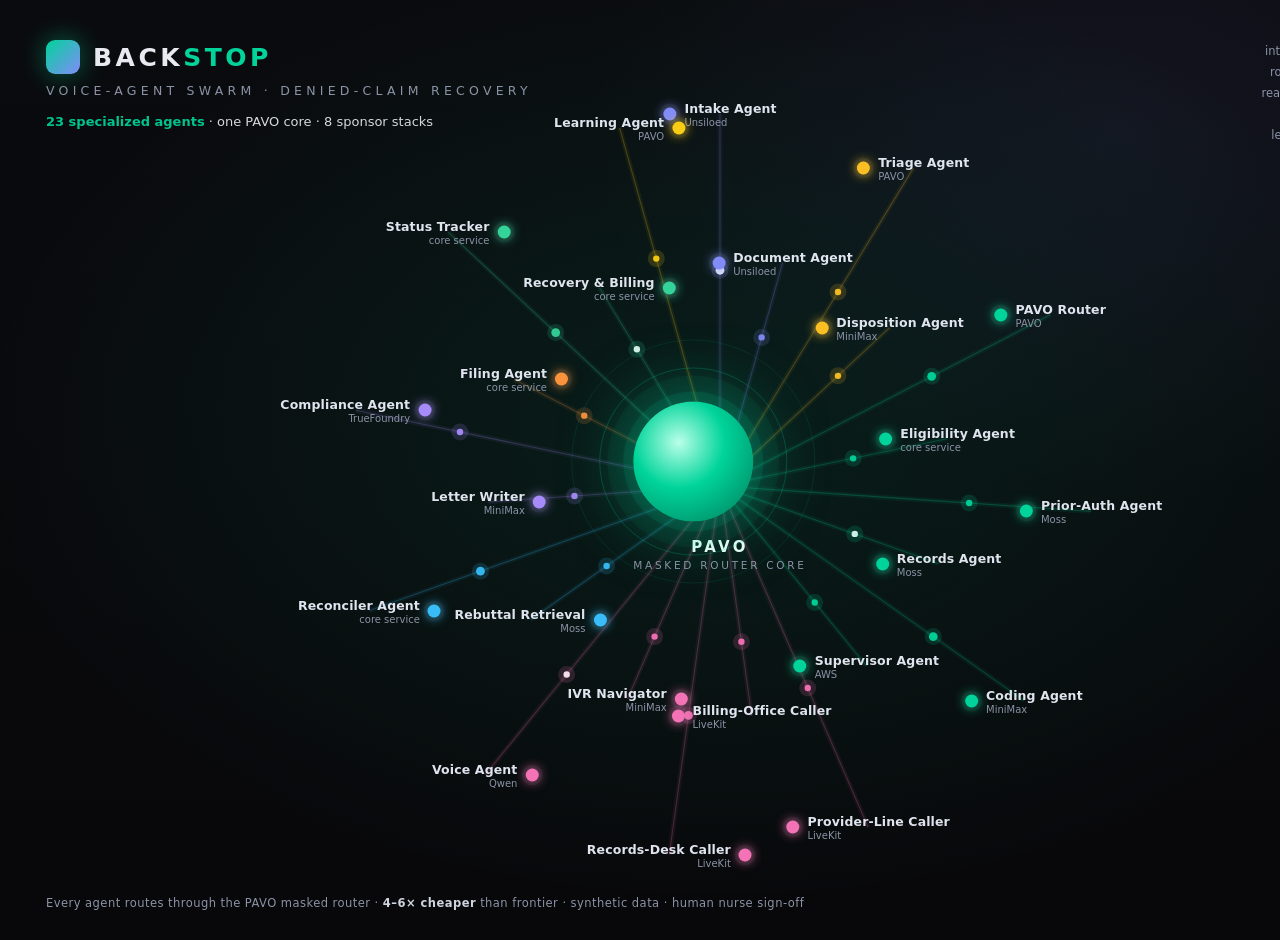
<file: scripts/swarm_render.html>
<!doctype html>
<html lang="en">
<head>
<meta charset="utf-8">
<style>
  :root{
    --bg-deep:#08080a; --bg-elev:#0e0f12; --ink:#e7eaf0; --muted:#8b93a7;
    --mint:#00d49a; --cyan:#818cf8; --amber:#fbbf24; --line:#1b1e27;
  }
  *{margin:0;padding:0;box-sizing:border-box}
  html,body{background:var(--bg-deep)}
  .stage{
    position:relative;width:1440px;height:940px;overflow:hidden;
    background:
      radial-gradient(1200px 760px at 50% 46%, rgba(0,212,154,.10), transparent 62%),
      radial-gradient(900px 600px at 78% 14%, rgba(129,140,248,.08), transparent 60%),
      linear-gradient(180deg,#0a0b0e 0%, #08080a 100%);
    font-family:-apple-system,BlinkMacSystemFont,"Segoe UI",Inter,system-ui,sans-serif;
    color:var(--ink);
  }
  /* header */
  .hd{position:absolute;left:46px;top:40px;z-index:6}
  .brand{display:flex;align-items:center;gap:13px}
  .glyph{width:34px;height:34px;border-radius:9px;
    background:linear-gradient(135deg,var(--mint),var(--cyan));
    box-shadow:0 0 26px rgba(0,212,154,.45)}
  .wm{font-size:25px;font-weight:800;letter-spacing:.14em}
  .wm b{color:var(--mint)}
  .sub{margin-top:9px;font-size:12.5px;letter-spacing:.34em;color:var(--muted);text-transform:uppercase}
  .count{margin-top:16px;font-size:13px;color:var(--ink);opacity:.92}
  .count b{color:var(--mint);font-weight:700}
  /* legend */
  .legend{position:absolute;right:44px;top:44px;z-index:6;text-align:right;
    display:grid;grid-template-columns:auto auto;gap:7px 18px;justify-content:end}
  .lg{display:flex;align-items:center;gap:8px;font-size:11.5px;color:var(--muted);justify-content:flex-end}
  .dot{width:9px;height:9px;border-radius:50%;box-shadow:0 0 9px currentColor}
  /* core */
  .core{position:absolute;left:720px;top:486px;transform:translate(-50%,-50%);z-index:5;text-align:center}
  .orb{width:120px;height:120px;border-radius:50%;
    background:radial-gradient(circle at 38% 34%, #b9ffe8, var(--mint) 42%, #017a59 100%);
    box-shadow:0 0 0 10px rgba(0,212,154,.10), 0 0 0 26px rgba(0,212,154,.05), 0 0 70px rgba(0,212,154,.55);
    position:relative}
  .ring{position:absolute;inset:-34px;border-radius:50%;border:1px solid rgba(0,212,154,.22)}
  .ring2{position:absolute;inset:-62px;border-radius:50%;border:1px solid rgba(0,212,154,.10)}
  .core .lbl{margin-top:16px;font-size:15px;font-weight:800;letter-spacing:.22em;color:#eafff7}
  .core .lbl2{margin-top:3px;font-size:10.5px;letter-spacing:.26em;color:var(--muted);text-transform:uppercase}
  /* nodes */
  .node{position:absolute;z-index:4;transform:translate(-50%,-50%);
    display:flex;align-items:center;gap:8px;white-space:nowrap}
  .nd{width:13px;height:13px;border-radius:50%;flex:0 0 auto;
    box-shadow:0 0 12px currentColor, 0 0 0 4px rgba(255,255,255,.04)}
  .ndlbl{font-size:12.5px;font-weight:600;color:#dfe4ee;letter-spacing:.01em}
  .ndsub{font-size:10px;color:var(--muted);font-weight:500}
  .node.r .nm{display:flex;flex-direction:column;gap:1px}
  .node.l{flex-direction:row-reverse}
  .node.l .nm{text-align:right}
  .node.l .nm{display:flex;flex-direction:column;gap:1px;align-items:flex-end}
  svg.wires{position:absolute;inset:0;z-index:1;width:1440px;height:940px}
  .foot{position:absolute;left:46px;bottom:30px;z-index:6;font-size:11.5px;color:var(--muted);letter-spacing:.04em}
  .foot b{color:#cfd4e0;font-weight:600}
</style>
</head>
<body>
<div class="stage" id="stage">
  <svg class="wires" id="wires" viewBox="0 0 1440 940"></svg>

  <div class="hd">
    <div class="brand"><div class="glyph"></div>
      <div class="wm">BACK<b>STOP</b></div></div>
    <div class="sub">Voice-agent swarm · denied-claim recovery</div>
    <div class="count"><b>23 specialized agents</b> · one PAVO core · 8 sponsor stacks</div>
  </div>

  <div class="legend" id="legend"></div>

  <div class="core">
    <div class="orb"><div class="ring"></div><div class="ring2"></div></div>
    <div class="lbl">PAVO</div>
    <div class="lbl2">masked router core</div>
  </div>

  <div class="foot">Every agent routes through the PAVO masked router · <b>4–6× cheaper</b> than frontier · synthetic data · human nurse sign-off</div>
</div>

<script>
const CX=720, CY=486;
const PHASE_COLOR={
  intake:'#818cf8', triage:'#fbbf24', route:'#00d49a', call:'#f472b6',
  reason:'#38bdf8', draft:'#a78bfa', file:'#fb923c', recover:'#34d399', learn:'#facc15'
};
const PHASE_ORDER=['intake','triage','route','call','reason','draft','file','recover','learn'];
const AGENTS=[
  ['Intake Agent','Unsiloed','intake'],
  ['Document Agent','Unsiloed','intake'],
  ['Triage Agent','PAVO','triage'],
  ['Disposition Agent','MiniMax','triage'],
  ['PAVO Router','PAVO','route'],
  ['Eligibility Agent','','route'],
  ['Prior-Auth Agent','Moss','route'],
  ['Records Agent','Moss','route'],
  ['Coding Agent','MiniMax','route'],
  ['Supervisor Agent','AWS','route'],
  ['Provider-Line Caller','LiveKit','call'],
  ['Billing-Office Caller','LiveKit','call'],
  ['Records-Desk Caller','LiveKit','call'],
  ['IVR Navigator','MiniMax','call'],
  ['Voice Agent','Qwen','call'],
  ['Rebuttal Retrieval','Moss','reason'],
  ['Reconciler Agent','','reason'],
  ['Letter Writer','MiniMax','draft'],
  ['Compliance Agent','TrueFoundry','draft'],
  ['Filing Agent','','file'],
  ['Status Tracker','','recover'],
  ['Recovery & Billing','','recover'],
  ['Learning Agent','PAVO','learn'],
];

// legend
const legend=document.getElementById('legend');
PHASE_ORDER.forEach(p=>{
  const el=document.createElement('div'); el.className='lg';
  el.innerHTML=`<span>${p}</span><span class="dot" style="color:${PHASE_COLOR[p]}"></span>`;
  legend.appendChild(el);
});

const wires=document.getElementById('wires');
const stage=document.getElementById('stage');
const N=AGENTS.length;            // 23
const R_IN=232, R_OUT=372;
const start=-Math.PI/2;           // 12 o'clock
const SVGNS='http://www.w3.org/2000/svg';

AGENTS.forEach((a,i)=>{
  const [name,sponsor,phase]=a;
  const ang=start + i*(2*Math.PI/N);
  const r = (i%2===0) ? R_OUT : R_IN;      // alternate radius → labels never collide
  const x = CX + r*Math.cos(ang);
  const y = CY + r*Math.sin(ang);
  const col=PHASE_COLOR[phase];

  // wire core -> node
  const line=document.createElementNS(SVGNS,'line');
  line.setAttribute('x1',CX); line.setAttribute('y1',CY);
  line.setAttribute('x2',x);  line.setAttribute('y2',y);
  line.setAttribute('stroke',col); line.setAttribute('stroke-opacity','0.22');
  line.setAttribute('stroke-width','1.1');
  wires.appendChild(line);

  // glow wire underlay
  const glow=document.createElementNS(SVGNS,'line');
  glow.setAttribute('x1',CX); glow.setAttribute('y1',CY);
  glow.setAttribute('x2',x);  glow.setAttribute('y2',y);
  glow.setAttribute('stroke',col); glow.setAttribute('stroke-opacity','0.06');
  glow.setAttribute('stroke-width','5');
  wires.insertBefore(glow, wires.firstChild);

  // travelling bullet (static, ~0.6 out from core; brighter every 4th)
  const t = 0.58 + ((i*37)%23)/23*0.14;   // vary position so it reads as motion
  const bx = CX + (x-CX)*t, by = CY + (y-CY)*t;
  const bullet=document.createElementNS(SVGNS,'circle');
  bullet.setAttribute('cx',bx); bullet.setAttribute('cy',by);
  bullet.setAttribute('r', (i%4===0)?4.4:3.2);
  bullet.setAttribute('fill', (i%7===0)?'#ffffff':col);
  bullet.setAttribute('fill-opacity','0.95');
  wires.appendChild(bullet);
  // bullet halo
  const halo=document.createElementNS(SVGNS,'circle');
  halo.setAttribute('cx',bx); halo.setAttribute('cy',by);
  halo.setAttribute('r',8.5); halo.setAttribute('fill',col); halo.setAttribute('fill-opacity','0.16');
  wires.appendChild(halo);

  // node + label
  const node=document.createElement('div');
  const leftSide = Math.cos(ang) < -0.02;
  node.className='node '+(leftSide?'l':'r');
  node.style.left=x+'px'; node.style.top=y+'px';
  node.innerHTML=
    `<span class="nd" style="color:${col};background:${col}"></span>`+
    `<span class="nm"><span class="ndlbl">${name}</span>`+
    (sponsor?`<span class="ndsub">${sponsor}</span>`:`<span class="ndsub">core service</span>`)+
    `</span>`;
  stage.appendChild(node);
});
</script>
</body>
</html>
</file>
